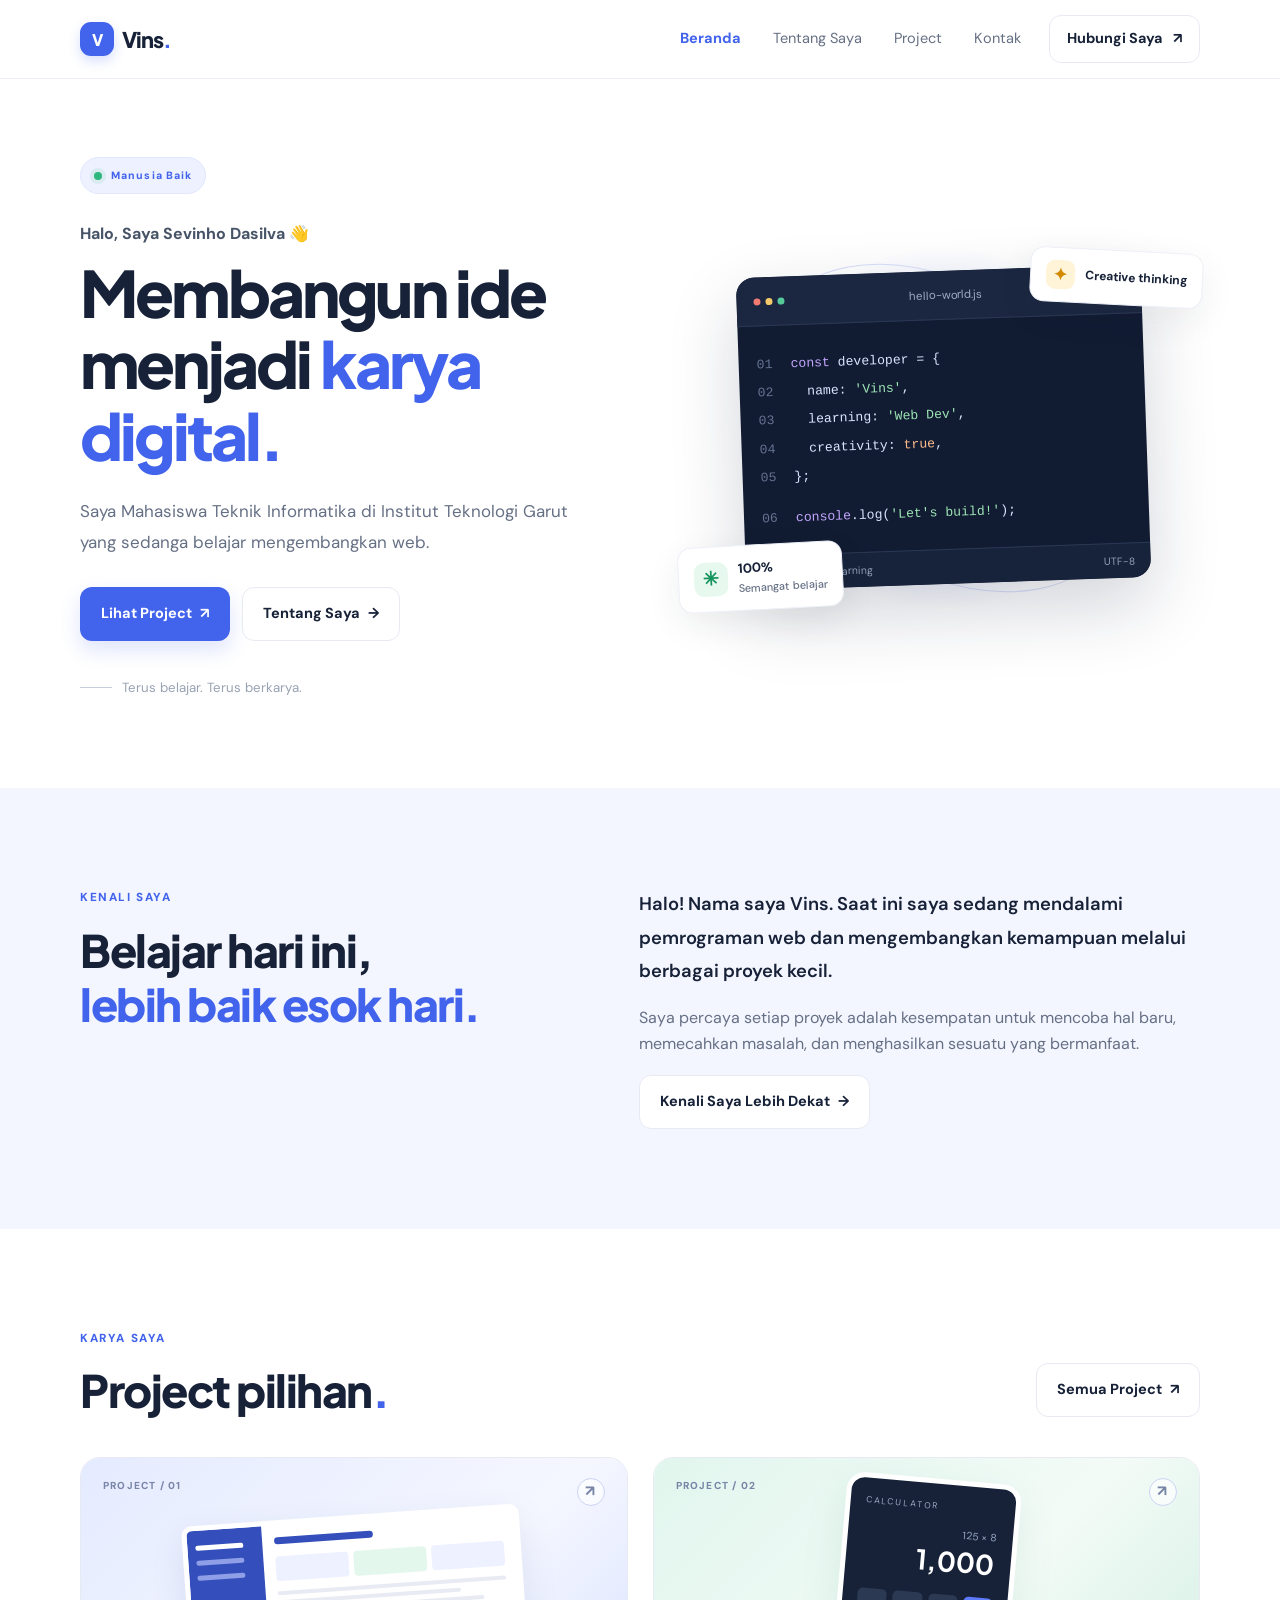
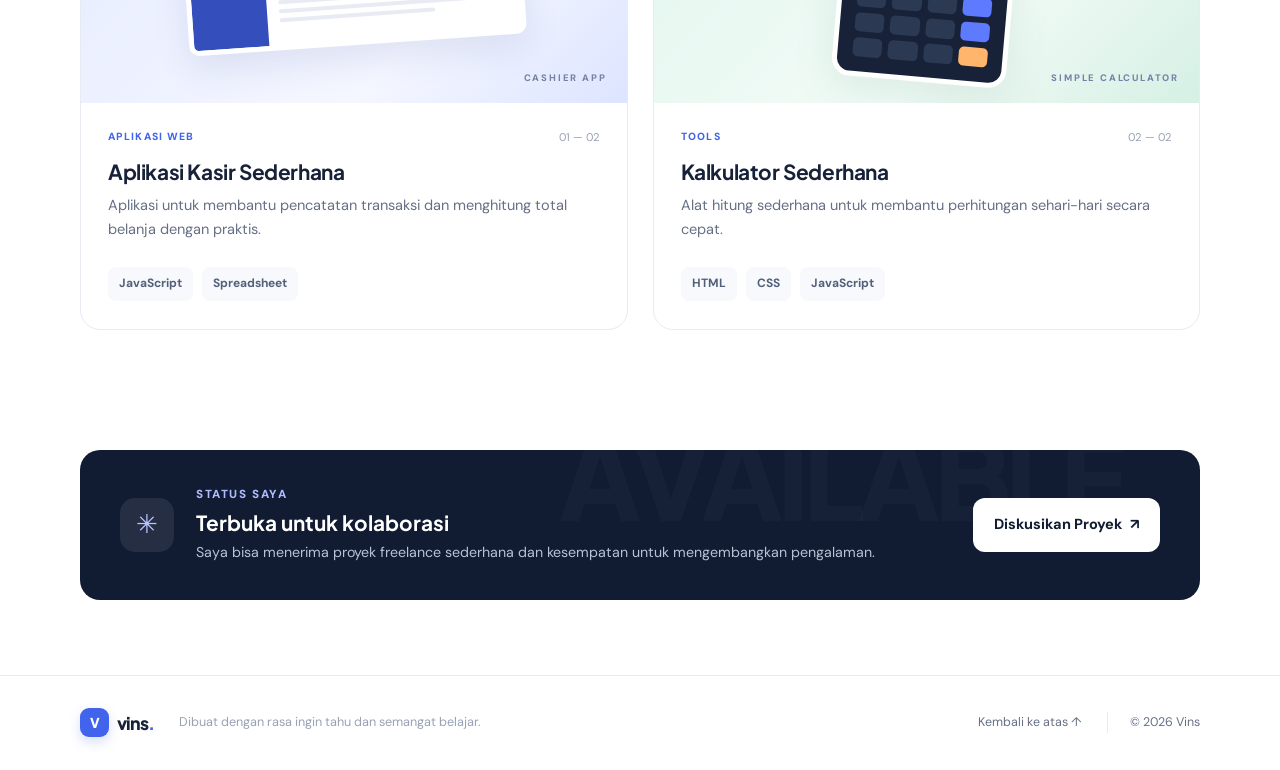
<file: index.html>
<!DOCTYPE html>
<html lang="id">
<head>
  <meta charset="UTF-8">
  <meta name="viewport" content="width=device-width, initial-scale=1.0">
  <meta name="description" content="Portofolio pribadi Vins — web developer pemula dan pembuat aplikasi sederhana.">
  <title>Beranda | Portofolio Sevinho Dasilva</title>
  <link rel="preconnect" href="https://fonts.googleapis.com">
  <link rel="preconnect" href="https://fonts.gstatic.com" crossorigin>
  <link href="https://fonts.googleapis.com/css2?family=DM+Sans:wght@400;500;600;700&family=Plus+Jakarta+Sans:wght@500;600;700;800&display=swap" rel="stylesheet">
  <link rel="stylesheet" href="style.css">
</head>
<body id="top">
<header class="site-header">
  <nav class="nav container" aria-label="Navigasi utama">
    <a class="brand" href="index.html"><span class="brand-mark">V</span> Vins<span class="brand-dot">.</span></a>
    <button class="menu-toggle" id="menuToggle" aria-label="Buka menu" aria-expanded="false">☰</button>
    <div class="nav-links" id="navLinks">
      <a class="active" href="index.html">Beranda</a>
      <a class="" href="tentang.html">Tentang Saya</a>
      <a class="" href="project.html">Project</a>
      <a class="" href="kontak.html">Kontak</a>
    </div>
    <a class="nav-cta" href="kontak.html">Hubungi Saya <span>↗</span></a>
  </nav>
</header>
<main>

<section class="hero section container" id="beranda">
  <div class="hero-copy reveal">
    <div class="eyebrow"><span class="status-dot"></span> Manusia Baik</div>
    <p class="hello">Halo, Saya Sevinho Dasilva 👋</p>
    <h1>Membangun ide menjadi <span>karya digital.</span></h1>
    <p class="hero-description">Saya Mahasiswa Teknik Informatika di Institut Teknologi Garut yang sedanga belajar mengembangkan web.</p>
    <div class="hero-actions"><a class="button button-primary" href="project.html">Lihat Project <span>↗</span></a><a class="button button-secondary" href="tentang.html">Tentang Saya <span>→</span></a></div>
    <div class="hero-note"><span class="note-line"></span> Terus belajar. Terus berkarya.</div>
  </div>
  <div class="hero-visual reveal" aria-label="Ilustrasi ruang kerja digital">
    <div class="visual-glow"></div><div class="floating-chip chip-top"><span class="chip-icon">✦</span> Creative thinking</div>
    <div class="code-window"><div class="window-top"><div class="window-dots"><i></i><i></i><i></i></div><span>hello-world.js</span><span class="window-menu">•••</span></div>
      <div class="code-content"><p><span class="line-no">01</span> <span class="code-purple">const</span> developer = {</p><p><span class="line-no">02</span> &nbsp; name: <span class="code-green">'Vins'</span>,</p><p><span class="line-no">03</span> &nbsp; learning: <span class="code-green">'Web Dev'</span>,</p><p><span class="line-no">04</span> &nbsp; creativity: <span class="code-orange">true</span>,</p><p><span class="line-no">05</span> };</p><p class="code-last"><span class="line-no">06</span> <span class="code-purple">console</span>.log(<span class="code-green">'Let's build!'</span>);</p></div>
      <div class="window-footer"><span><i></i> All systems learning</span><span>UTF-8</span></div>
    </div>
    <div class="floating-chip chip-bottom"><span class="sparkle">✳</span><span><b>100%</b><small>Semangat belajar</small></span></div><div class="visual-orbit orbit-one"></div><div class="visual-orbit orbit-two"></div>
  </div>
</section>
<section class="about section"><div class="container about-grid"><div class="section-heading reveal"><p class="section-kicker">KENALI SAYA</p><h2>Belajar hari ini,<br><span>lebih baik esok hari.</span></h2></div><div class="about-content reveal"><p class="large-copy">Halo! Nama saya Vins. Saat ini saya sedang mendalami pemrograman web dan mengembangkan kemampuan melalui berbagai proyek kecil.</p><p>Saya percaya setiap proyek adalah kesempatan untuk mencoba hal baru, memecahkan masalah, dan menghasilkan sesuatu yang bermanfaat.</p><a class="button button-secondary" href="tentang.html">Kenali Saya Lebih Dekat <span>→</span></a></div></div></section>
<section class="section projects-section"><div class="container"><div class="section-heading section-heading-row reveal"><div><p class="section-kicker">KARYA SAYA</p><h2>Project pilihan<span>.</span></h2></div><a class="button button-secondary" href="project.html">Semua Project <span>↗</span></a></div>
<div class="project-grid">
<article class="project-card reveal"><div class="project-art cashier-art"><div class="art-top"><span>PROJECT / 01</span><span class="art-symbol">↗</span></div><div class="cashier-ui"><div class="cashier-sidebar"><i></i><i></i><i></i></div><div class="cashier-main"><div class="cashier-title"></div><div class="cashier-stats"><i></i><i></i><i></i></div><div class="cashier-table"><b></b><b></b><b></b><b></b></div></div></div><span class="art-label">CASHIER APP</span></div><div class="project-info"><div class="project-meta"><span class="project-type">APLIKASI WEB</span><span class="project-number">01 — 02</span></div><h3>Aplikasi Kasir Sederhana</h3><p>Aplikasi untuk membantu pencatatan transaksi dan menghitung total belanja dengan praktis.</p><div class="tag-row"><span>JavaScript</span><span>Spreadsheet</span></div></div></article>
<article class="project-card reveal"><div class="project-art calculator-art"><div class="art-top"><span>PROJECT / 02</span><span class="art-symbol">↗</span></div><div class="calculator-ui"><div class="calc-label">CALCULATOR</div><div class="calc-display"><small>125 × 8</small><strong>1,000</strong></div><div class="calc-keys"><i></i><i></i><i></i><i class="key-blue"></i><i></i><i></i><i></i><i class="key-blue"></i><i></i><i></i><i></i><i class="key-orange"></i></div></div><span class="art-label">SIMPLE CALCULATOR</span></div><div class="project-info"><div class="project-meta"><span class="project-type">TOOLS</span><span class="project-number">02 — 02</span></div><h3>Kalkulator Sederhana</h3><p>Alat hitung sederhana untuk membantu perhitungan sehari-hari secara cepat.</p><div class="tag-row"><span>HTML</span><span>CSS</span><span>JavaScript</span></div></div></article></div></div></section>
<section class="availability-section"><div class="container availability-card reveal"><div class="availability-icon">✳</div><div class="availability-copy"><p class="section-kicker">STATUS SAYA</p><h2>Terbuka untuk kolaborasi</h2><p>Saya bisa menerima proyek freelance sederhana dan kesempatan untuk mengembangkan pengalaman.</p></div><a class="button button-light" href="kontak.html">Diskusikan Proyek <span>↗</span></a><span class="availability-decoration">AVAILABLE</span></div></section>

</main>
<footer class="footer"><div class="container footer-inner"><a class="brand footer-brand" href="index.html"><span class="brand-mark">V</span> vins<span class="brand-dot">.</span></a><p>Dibuat dengan rasa ingin tahu dan semangat belajar.</p><a href="#top" class="back-top">Kembali ke atas ↑</a><span class="copyright">© <span id="year"></span> Vins</span></div></footer>
<script src="script.js"></script>
</body>
</html>
</file>
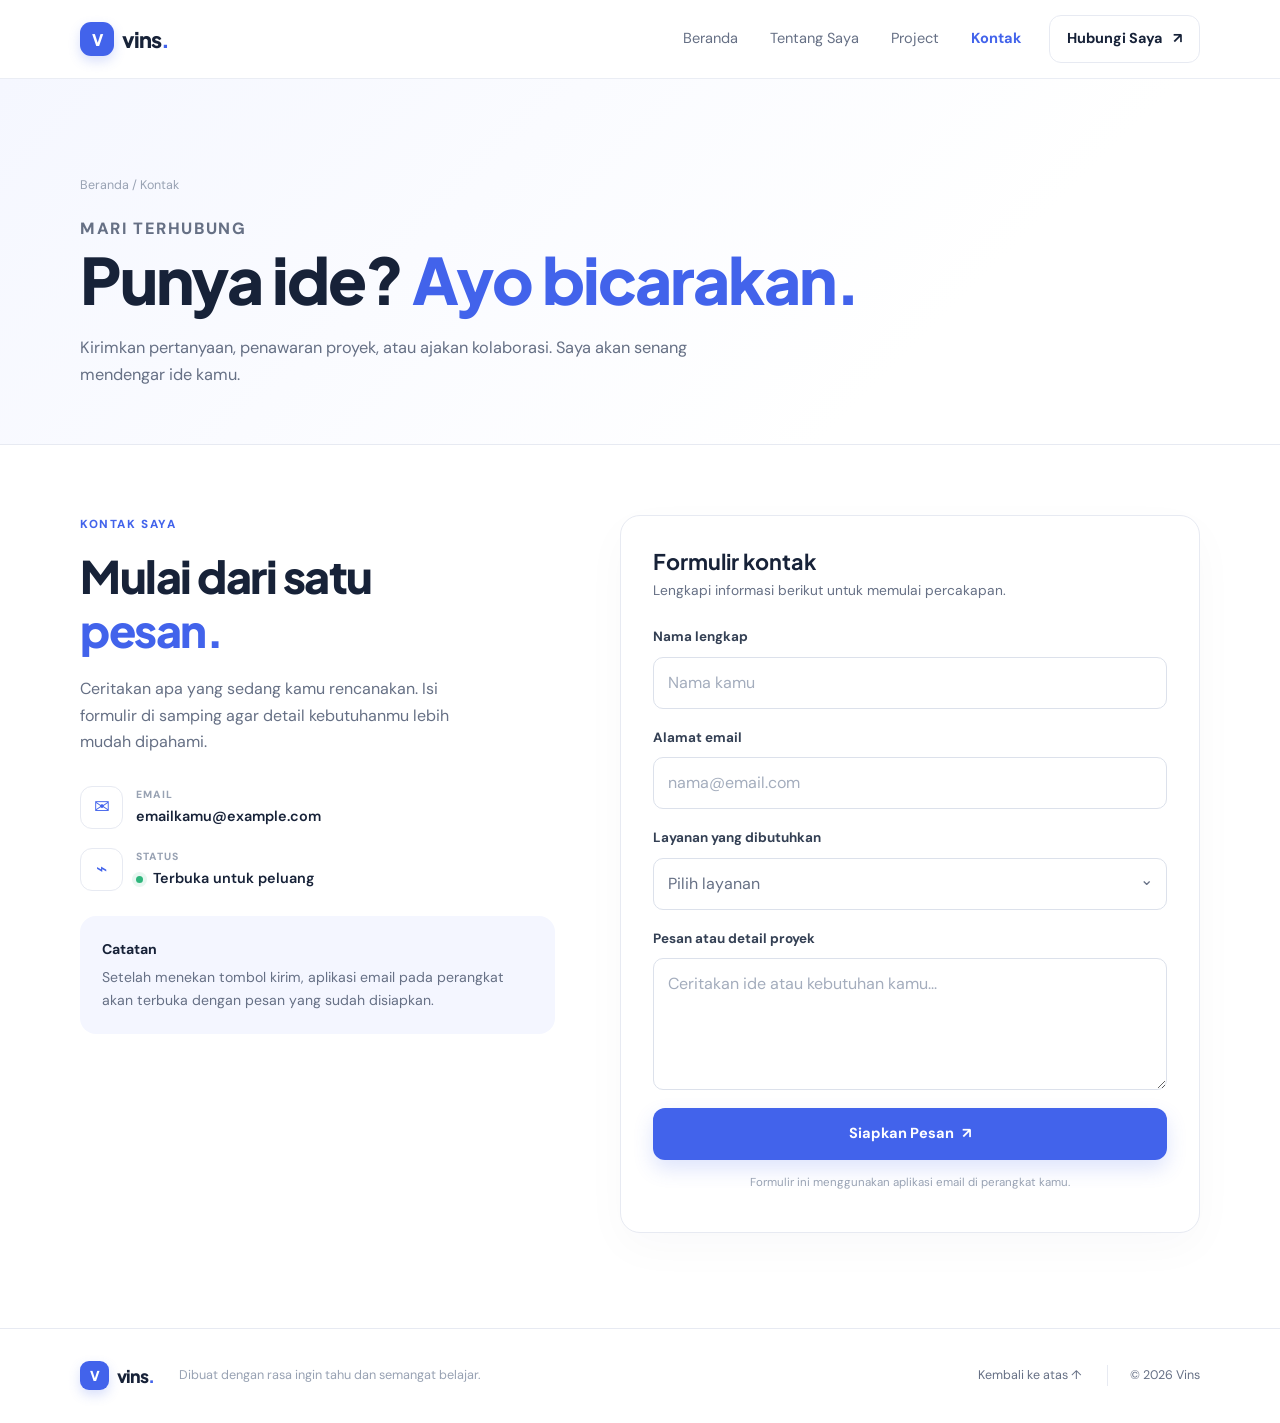
<file: kontak.html>
<!DOCTYPE html>
<html lang="id">
<head>
  <meta charset="UTF-8">
  <meta name="viewport" content="width=device-width, initial-scale=1.0">
  <meta name="description" content="Portofolio pribadi Vins — web developer pemula dan pembuat aplikasi sederhana.">
  <title>Kontak | Portofolio Vins</title>
  <link rel="preconnect" href="https://fonts.googleapis.com">
  <link rel="preconnect" href="https://fonts.gstatic.com" crossorigin>
  <link href="https://fonts.googleapis.com/css2?family=DM+Sans:wght@400;500;600;700&family=Plus+Jakarta+Sans:wght@500;600;700;800&display=swap" rel="stylesheet">
  <link rel="stylesheet" href="style.css">
</head>
<body id="top">
<header class="site-header">
  <nav class="nav container" aria-label="Navigasi utama">
    <a class="brand" href="index.html"><span class="brand-mark">V</span> vins<span class="brand-dot">.</span></a>
    <button class="menu-toggle" id="menuToggle" aria-label="Buka menu" aria-expanded="false">☰</button>
    <div class="nav-links" id="navLinks">
      <a class="" href="index.html">Beranda</a>
      <a class="" href="tentang.html">Tentang Saya</a>
      <a class="" href="project.html">Project</a>
      <a class="active" href="kontak.html">Kontak</a>
    </div>
    <a class="nav-cta" href="kontak.html">Hubungi Saya <span>↗</span></a>
  </nav>
</header>
<main>

<section class="page-hero"><div class="container reveal"><p class="breadcrumb">Beranda / Kontak</p><p class="section-kicker">MARI TERHUBUNG</p><h1>Punya ide? <span>Ayo bicarakan.</span></h1><p>Kirimkan pertanyaan, penawaran proyek, atau ajakan kolaborasi. Saya akan senang mendengar ide kamu.</p></div></section>
<section class="page-content"><div class="container contact-page-grid">
<div class="contact-intro reveal"><p class="section-kicker">KONTAK SAYA</p><h2>Mulai dari satu <span>pesan.</span></h2><p>Ceritakan apa yang sedang kamu rencanakan. Isi formulir di samping agar detail kebutuhanmu lebih mudah dipahami.</p><div class="contact-detail"><div class="contact-detail-icon">✉</div><div><small>EMAIL</small><p>emailkamu@example.com</p></div></div><div class="contact-detail"><div class="contact-detail-icon">⌁</div><div><small>STATUS</small><p><span class="status-dot"></span> Terbuka untuk peluang</p></div></div><div class="contact-side-card"><strong>Catatan</strong>Setelah menekan tombol kirim, aplikasi email pada perangkat akan terbuka dengan pesan yang sudah disiapkan.</div></div>
<form class="contact-form reveal" id="contactForm"><div class="form-heading"><h3>Formulir kontak</h3><p>Lengkapi informasi berikut untuk memulai percakapan.</p></div>
<div class="form-row"><label for="name">Nama lengkap</label><input id="name" name="name" type="text" placeholder="Nama kamu" required minlength="2"></div>
<div class="form-row"><label for="email">Alamat email</label><input id="email" name="email" type="email" placeholder="nama@email.com" required></div>
<div class="form-row"><label for="service">Layanan yang dibutuhkan</label><div class="select-wrap"><select id="service" name="service" required><option value="" disabled selected>Pilih layanan</option><option>Pembuatan website</option><option>Aplikasi sederhana</option><option>Perbaikan website</option><option>Kolaborasi proyek</option><option>Lainnya</option></select></div></div>
<div class="form-row"><label for="message">Pesan atau detail proyek</label><textarea id="message" name="message" rows="4" placeholder="Ceritakan ide atau kebutuhan kamu..." required minlength="5"></textarea></div>
<button class="button button-primary submit-button" type="submit">Siapkan Pesan <span>↗</span></button><p class="form-note">Formulir ini menggunakan aplikasi email di perangkat kamu.</p><p class="form-feedback" id="formFeedback" role="status"></p></form>
</div></section>

</main>
<footer class="footer"><div class="container footer-inner"><a class="brand footer-brand" href="index.html"><span class="brand-mark">V</span> vins<span class="brand-dot">.</span></a><p>Dibuat dengan rasa ingin tahu dan semangat belajar.</p><a href="#top" class="back-top">Kembali ke atas ↑</a><span class="copyright">© <span id="year"></span> Vins</span></div></footer>
<script src="script.js"></script>
</body>
</html>
</file>
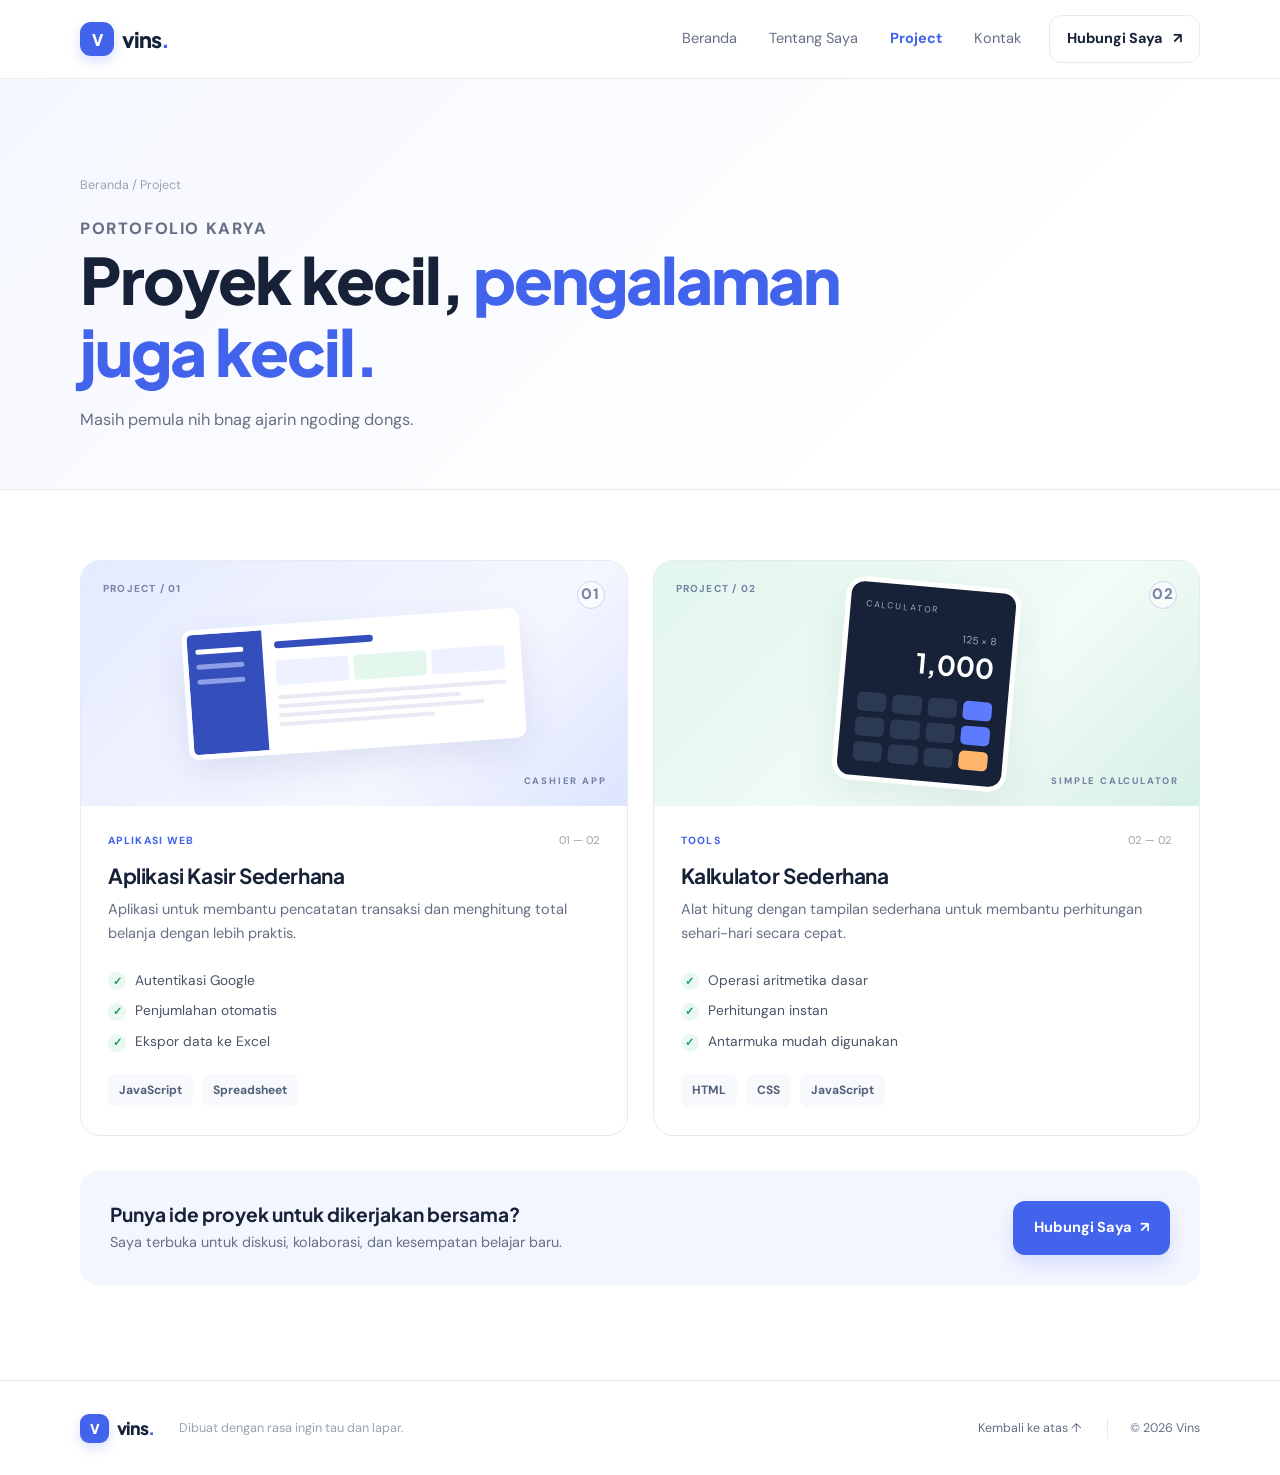
<file: project.html>
<!DOCTYPE html>
<html lang="id">
<head>
  <meta charset="UTF-8">
  <meta name="viewport" content="width=device-width, initial-scale=1.0">
  <meta name="description" content="Portofolio pribadi Vins — web developer pemula dan pembuat aplikasi sederhana.">
  <title>Project | Portofolio Vins</title>
  <link rel="preconnect" href="https://fonts.googleapis.com">
  <link rel="preconnect" href="https://fonts.gstatic.com" crossorigin>
  <link href="https://fonts.googleapis.com/css2?family=DM+Sans:wght@400;500;600;700&family=Plus+Jakarta+Sans:wght@500;600;700;800&display=swap" rel="stylesheet">
  <link rel="stylesheet" href="style.css">
</head>
<body id="top">
<header class="site-header">
  <nav class="nav container" aria-label="Navigasi utama">
    <a class="brand" href="index.html"><span class="brand-mark">V</span> vins<span class="brand-dot">.</span></a>
    <button class="menu-toggle" id="menuToggle" aria-label="Buka menu" aria-expanded="false">☰</button>
    <div class="nav-links" id="navLinks">
      <a class="" href="index.html">Beranda</a>
      <a class="" href="tentang.html">Tentang Saya</a>
      <a class="active" href="project.html">Project</a>
      <a class="" href="kontak.html">Kontak</a>
    </div>
    <a class="nav-cta" href="kontak.html">Hubungi Saya <span>↗</span></a>
  </nav>
</header>
<main>

<section class="page-hero"><div class="container reveal"><p class="breadcrumb">Beranda / Project</p><p class="section-kicker">PORTOFOLIO KARYA</p><h1>Proyek kecil, <span>pengalaman juga kecil.</span></h1><p>Masih pemula nih bnag ajarin ngoding dongs.</p></div></section>
<section class="page-content"><div class="container"><div class="project-page-grid">
<article class="project-card reveal"><div class="project-art cashier-art"><div class="art-top"><span>PROJECT / 01</span><span class="art-symbol">01</span></div><div class="cashier-ui"><div class="cashier-sidebar"><i></i><i></i><i></i></div><div class="cashier-main"><div class="cashier-title"></div><div class="cashier-stats"><i></i><i></i><i></i></div><div class="cashier-table"><b></b><b></b><b></b><b></b></div></div></div><span class="art-label">CASHIER APP</span></div><div class="project-info"><div class="project-meta"><span class="project-type">APLIKASI WEB</span><span class="project-number">01 — 02</span></div><h3>Aplikasi Kasir Sederhana</h3><p>Aplikasi untuk membantu pencatatan transaksi dan menghitung total belanja dengan lebih praktis.</p><ul class="feature-list"><li>Autentikasi Google</li><li>Penjumlahan otomatis</li><li>Ekspor data ke Excel</li></ul><div class="tag-row"><span>JavaScript</span><span>Spreadsheet</span></div></div></article>
<article class="project-card reveal"><div class="project-art calculator-art"><div class="art-top"><span>PROJECT / 02</span><span class="art-symbol">02</span></div><div class="calculator-ui"><div class="calc-label">CALCULATOR</div><div class="calc-display"><small>125 × 8</small><strong>1,000</strong></div><div class="calc-keys"><i></i><i></i><i></i><i class="key-blue"></i><i></i><i></i><i></i><i class="key-blue"></i><i></i><i></i><i></i><i class="key-orange"></i></div></div><span class="art-label">SIMPLE CALCULATOR</span></div><div class="project-info"><div class="project-meta"><span class="project-type">TOOLS</span><span class="project-number">02 — 02</span></div><h3>Kalkulator Sederhana</h3><p>Alat hitung dengan tampilan sederhana untuk membantu perhitungan sehari-hari secara cepat.</p><ul class="feature-list"><li>Operasi aritmetika dasar</li><li>Perhitungan instan</li><li>Antarmuka mudah digunakan</li></ul><div class="tag-row"><span>HTML</span><span>CSS</span><span>JavaScript</span></div></div></article>
</div><div class="project-cta reveal"><div><h3>Punya ide proyek untuk dikerjakan bersama?</h3><p>Saya terbuka untuk diskusi, kolaborasi, dan kesempatan belajar baru.</p></div><a class="button button-primary" href="kontak.html">Hubungi Saya <span>↗</span></a></div></div></section>

</main>
<footer class="footer"><div class="container footer-inner"><a class="brand footer-brand" href="index.html"><span class="brand-mark">V</span> vins<span class="brand-dot">.</span></a><p>Dibuat dengan rasa ingin tau dan lapar.</p><a href="#top" class="back-top">Kembali ke atas ↑</a><span class="copyright">© <span id="year"></span> Vins</span></div></footer>
<script src="script.js"></script>
</body>
</html>
</file>
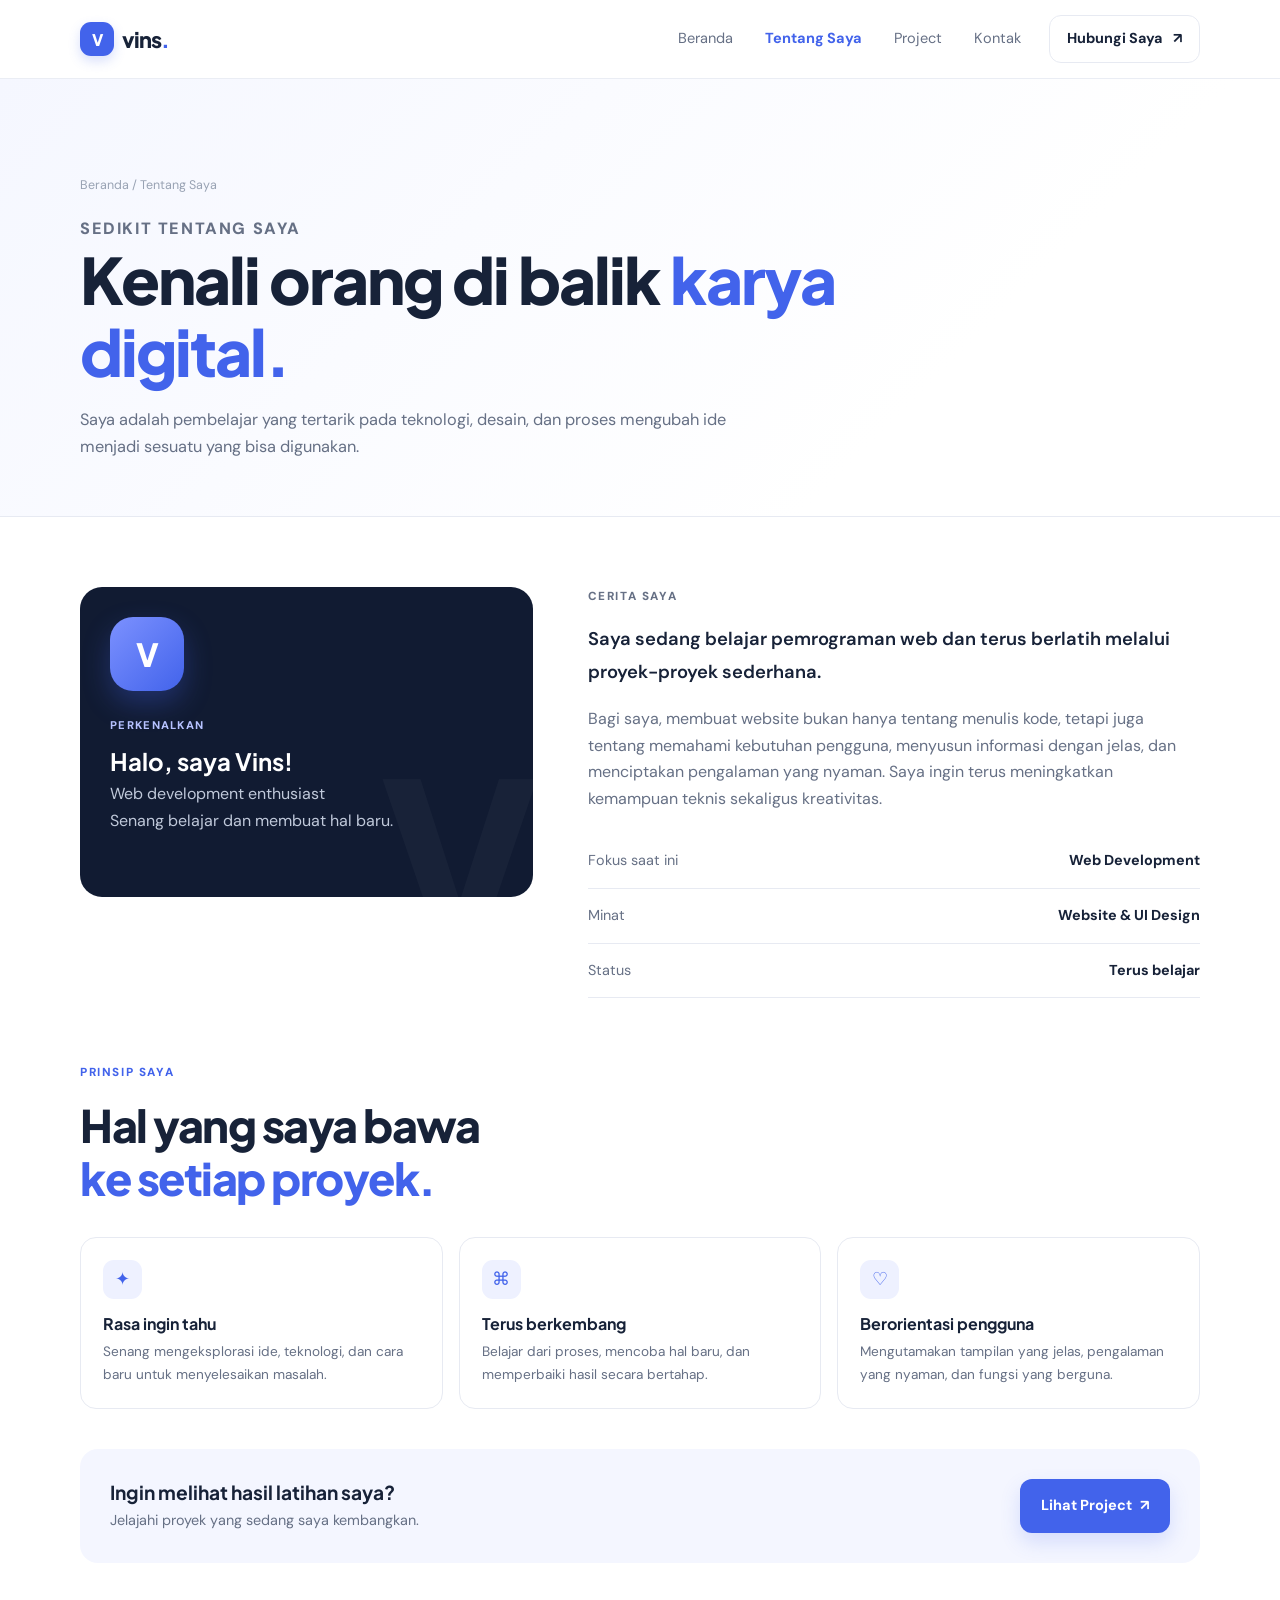
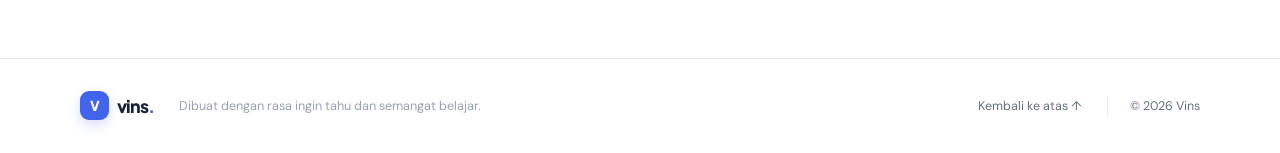
<file: tentang.html>
<!DOCTYPE html>
<html lang="id">
<head>
  <meta charset="UTF-8">
  <meta name="viewport" content="width=device-width, initial-scale=1.0">
  <meta name="description" content="Portofolio pribadi Vins — web developer pemula dan pembuat aplikasi sederhana.">
  <title>Tentang Saya | Portofolio Vins</title>
  <link rel="preconnect" href="https://fonts.googleapis.com">
  <link rel="preconnect" href="https://fonts.gstatic.com" crossorigin>
  <link href="https://fonts.googleapis.com/css2?family=DM+Sans:wght@400;500;600;700&family=Plus+Jakarta+Sans:wght@500;600;700;800&display=swap" rel="stylesheet">
  <link rel="stylesheet" href="style.css">
</head>
<body id="top">
<header class="site-header">
  <nav class="nav container" aria-label="Navigasi utama">
    <a class="brand" href="index.html"><span class="brand-mark">V</span> vins<span class="brand-dot">.</span></a>
    <button class="menu-toggle" id="menuToggle" aria-label="Buka menu" aria-expanded="false">☰</button>
    <div class="nav-links" id="navLinks">
      <a class="" href="index.html">Beranda</a>
      <a class="active" href="tentang.html">Tentang Saya</a>
      <a class="" href="project.html">Project</a>
      <a class="" href="kontak.html">Kontak</a>
    </div>
    <a class="nav-cta" href="kontak.html">Hubungi Saya <span>↗</span></a>
  </nav>
</header>
<main>

<section class="page-hero"><div class="container reveal"><p class="breadcrumb">Beranda / Tentang Saya</p><p class="section-kicker">SEDIKIT TENTANG SAYA</p><h1>Kenali orang di balik <span>karya digital.</span></h1><p>Saya adalah pembelajar yang tertarik pada teknologi, desain, dan proses mengubah ide menjadi sesuatu yang bisa digunakan.</p></div></section>
<section class="page-content"><div class="container">
<div class="about-detail-grid"><div class="profile-card reveal"><div class="profile-avatar">V</div><p class="profile-label">PERKENALKAN</p><h2>Halo, saya Vins!</h2><p>Web development enthusiast<br>Senang belajar dan membuat hal baru.</p></div>
<div class="about-content reveal"><p class="section-kicker">CERITA SAYA</p><p class="large-copy">Saya sedang belajar pemrograman web dan terus berlatih melalui proyek-proyek sederhana.</p><p>Bagi saya, membuat website bukan hanya tentang menulis kode, tetapi juga tentang memahami kebutuhan pengguna, menyusun informasi dengan jelas, dan menciptakan pengalaman yang nyaman. Saya ingin terus meningkatkan kemampuan teknis sekaligus kreativitas.</p><div class="info-list"><div class="info-row"><span>Fokus saat ini</span><strong>Web Development</strong></div><div class="info-row"><span>Minat</span><strong>Website & UI Design</strong></div><div class="info-row"><span>Status</span><strong>Terus belajar</strong></div></div></div></div>
<div class="section-heading reveal" style="margin-top:65px"><p class="section-kicker">PRINSIP SAYA</p><h2>Hal yang saya bawa<br><span>ke setiap proyek.</span></h2></div>
<div class="value-grid"><article class="value-card reveal"><div class="value-icon">✦</div><h3>Rasa ingin tahu</h3><p>Senang mengeksplorasi ide, teknologi, dan cara baru untuk menyelesaikan masalah.</p></article><article class="value-card reveal"><div class="value-icon">⌘</div><h3>Terus berkembang</h3><p>Belajar dari proses, mencoba hal baru, dan memperbaiki hasil secara bertahap.</p></article><article class="value-card reveal"><div class="value-icon">♡</div><h3>Berorientasi pengguna</h3><p>Mengutamakan tampilan yang jelas, pengalaman yang nyaman, dan fungsi yang berguna.</p></article></div>
<div class="project-cta reveal" style="margin-top:40px"><div><h3>Ingin melihat hasil latihan saya?</h3><p>Jelajahi proyek yang sedang saya kembangkan.</p></div><a class="button button-primary" href="project.html">Lihat Project <span>↗</span></a></div>
</div></section>

</main>
<footer class="footer"><div class="container footer-inner"><a class="brand footer-brand" href="index.html"><span class="brand-mark">V</span> vins<span class="brand-dot">.</span></a><p>Dibuat dengan rasa ingin tahu dan semangat belajar.</p><a href="#top" class="back-top">Kembali ke atas ↑</a><span class="copyright">© <span id="year"></span> Vins</span></div></footer>
<script src="script.js"></script>
</body>
</html>
</file>
<file: style.css>
:root {
    --ink: #172238;
    --muted: #667085;
    --blue: #4263eb;
    --blue-dark: #2949ce;
    --pale: #f4f6ff;
    --line: #e7eaf2;
    --white: #fff;
    --navy: #111b32;
    --green: #2fb67c;
    --font: 'DM Sans',sans-serif;
    --display: 'Plus Jakarta Sans',sans-serif;
}
* {
    box-sizing: border-box;
}
html {
    scroll-behavior: smooth;
    scroll-padding-top: 90px;
}
body {
    margin: 0;
    color: var(--ink);
    font-family: var(--font);
    line-height: 1.65;
    background: #fff;
}
a {
    color: inherit;
    text-decoration: none;
}
button,input,select,textarea {
    font: inherit;
}
.container {
    width: min(1120px,calc(100% - 48px));
    margin-inline: auto;
}
.site-header {
    position: sticky;
    top: 0;
    z-index: 20;
    background: rgba(255,255,255,.88);
    backdrop-filter: blur(18px);
    border-bottom: 1px solid rgba(231,234,242,.85);
}
.nav {
    height: 78px;
    display: flex;
    align-items: center;
    justify-content: space-between;
    gap: 28px;
}
.brand {
    font: 800 1.35rem var(--display);
    letter-spacing: -1px;
    display: inline-flex;
    align-items: center;
    gap: 8px;
}
.brand-mark {
    display: grid;
    place-items: center;
    width: 34px;
    height: 34px;
    border-radius: 11px;
    background: var(--blue);
    color: #fff;
    font-size: 1rem;
    box-shadow: 0 5px 12px #4263eb35;
}
.brand-dot {
    color: var(--blue);
    margin-left: -8px;
}
.nav-links {
    display: flex;
    align-items: center;
    gap: 32px;
    margin-left: auto;
}
.nav-links a {
    font-size: .91rem;
    color: #667085;
    transition: color .2s;
}
.nav-links a:hover,.nav-links a.active {
    color: var(--blue);
}
.nav-cta {
    padding: 11px 17px;
    border: 1px solid var(--line);
    border-radius: 12px;
    font-size: .9rem;
    font-weight: 700;
    transition: .2s;
}
.nav-cta:hover {
    border-color: var(--blue);
    color: var(--blue);
}
.nav-cta span,.button span {
    margin-left: 8px;
}
.menu-toggle {
    display: none;
    border: 0;
    background: transparent;
    font-size: 1.5rem;
    color: var(--ink);
}
.section {
    padding: 100px 0;
}
.hero {
    min-height: 620px;
    display: grid;
    grid-template-columns: 1.04fr .96fr;
    align-items: center;
    gap: 50px;
    padding-top: 78px;
    padding-bottom: 90px;
}
.eyebrow,.section-kicker {
    font-size: .73rem;
    font-weight: 800;
    letter-spacing: 1.6px;
    color: var(--blue);
}
.eyebrow {
    display: inline-flex;
    align-items: center;
    gap: 9px;
    background: #eef1ff;
    border: 1px solid #e2e7ff;
    border-radius: 999px;
    padding: 9px 13px;
    font-size: .66rem;
    letter-spacing: 1.1px;
}
.status-dot {
    display: inline-block;
    width: 8px;
    height: 8px;
    border-radius: 50%;
    background: var(--green);
    box-shadow: 0 0 0 4px #2fb67c1c;
}
.hello {
    font-weight: 700;
    margin: 27px 0 9px;
    color: #475467;
}
.hero h1 {
    font: 800 clamp(2.8rem,5vw,4.4rem)/1.12 var(--display);
    letter-spacing: -2.8px;
    margin: 0;
    max-width: 610px;
}
.hero h1 span,.section-heading h2 span,.contact-intro h2 span {
    color: var(--blue);
}
.hero-description {
    font-size: 1.06rem;
    color: var(--muted);
    max-width: 510px;
    margin: 24px 0 28px;
    line-height: 1.85;
}
.hero-actions {
    display: flex;
    gap: 12px;
    flex-wrap: wrap;
}
.button {
    display: inline-flex;
    align-items: center;
    justify-content: center;
    padding: 14px 20px;
    border-radius: 12px;
    font-weight: 700;
    font-size: .91rem;
    border: 1px solid transparent;
    cursor: pointer;
    transition: transform .2s,box-shadow .2s,background .2s;
}
.button:hover {
    transform: translateY(-2px);
}
.button-primary {
    color: #fff;
    background: var(--blue);
    box-shadow: 0 9px 20px #4263eb2c;
}
.button-primary:hover {
    background: var(--blue-dark);
    box-shadow: 0 12px 24px #4263eb3c;
}
.button-secondary {
    border-color: var(--line);
    background: #fff;
}
.button-secondary:hover {
    border-color: #b9c5ff;
    color: var(--blue);
}
.hero-note {
    display: flex;
    align-items: center;
    gap: 10px;
    margin-top: 36px;
    color: #98a2b3;
    font-size: .83rem;
}
.note-line {
    height: 1px;
    width: 32px;
    background: #c7cedb;
}
.hero-visual {
    min-height: 440px;
    position: relative;
    display: grid;
    place-items: center;
    isolation: isolate;
}
.visual-glow {
    position: absolute;
    width: 360px;
    height: 360px;
    border-radius: 50%;
    background: radial-gradient(circle,#dfe5ff 0%,#f2f4ff 53%,transparent 72%);
    z-index: -2;
}
.visual-orbit {
    position: absolute;
    border: 1px solid #d8defa;
    border-radius: 50%;
    z-index: -1;
}
.orbit-one {
    width: 420px;
    height: 250px;
    transform: rotate(-28deg);
}
.orbit-two {
    width: 410px;
    height: 280px;
    transform: rotate(35deg);
}
.code-window {
    width: min(100%,405px);
    border-radius: 18px;
    background: #111b32;
    color: #dbe5ff;
    box-shadow: 0 28px 70px #17223830;
    overflow: hidden;
    transform: rotate(-2deg);
    z-index: 1;
}
.window-top {
    height: 49px;
    display: flex;
    align-items: center;
    justify-content: space-between;
    padding: 0 17px;
    background: #1b2740;
    border-bottom: 1px solid #2b3854;
    color: #9eabc5;
    font-size: .72rem;
}
.window-dots {
    display: flex;
    gap: 5px;
}
.window-dots i {
    width: 7px;
    height: 7px;
    border-radius: 50%;
    background: #71809c;
}
.window-dots i:first-child {
    background: #f17b72;
}
.window-dots i:nth-child(2) {
    background: #f3c969;
}
.window-dots i:nth-child(3) {
    background: #56c99a;
}
.window-menu {
    letter-spacing: 2px;
}
.code-content {
    padding: 25px 18px 22px;
    font: .82rem/2.15 ui-monospace,SFMono-Regular,Consolas,monospace;
    white-space: nowrap;
}
.code-content p {
    margin: 0;
}
.line-no {
    display: inline-block;
    width: 26px;
    color: #657391;
    user-select: none;
}
.code-purple {
    color: #c4a7ff;
}
.code-green {
    color: #9de5b4;
}
.code-orange {
    color: #ffbd8c;
}
.code-last {
    margin-top: 13px!important;
}
.window-footer {
    height: 35px;
    background: #17233a;
    border-top: 1px solid #2b3854;
    display: flex;
    align-items: center;
    justify-content: space-between;
    padding: 0 16px;
    color: #94a1bb;
    font-size: .65rem;
}
.window-footer i {
    display: inline-block;
    width: 6px;
    height: 6px;
    border-radius: 50%;
    background: #42d392;
    margin-right: 6px;
}
.floating-chip {
    position: absolute;
    display: flex;
    align-items: center;
    gap: 10px;
    background: #fff;
    border: 1px solid #edf0f7;
    border-radius: 14px;
    padding: 12px 15px;
    box-shadow: 0 12px 35px #17223813;
    font-size: .76rem;
    font-weight: 700;
    z-index: 3;
}
.chip-top {
    top: 42px;
    right: -3px;
    transform: rotate(3deg);
}
.chip-icon {
    display: grid;
    place-items: center;
    background: #fff3d8;
    color: #d28a00;
    border-radius: 9px;
    width: 29px;
    height: 29px;
    font-size: 1.05rem;
}
.chip-bottom {
    bottom: 38px;
    left: -8px;
    transform: rotate(-3deg);
}
.sparkle {
    display: grid;
    place-items: center;
    background: #e7f8ef;
    color: #15945d;
    width: 34px;
    height: 34px;
    border-radius: 10px;
    font-size: 1.2rem;
}
.chip-bottom b,.chip-bottom small {
    display: block;
}
.chip-bottom b {
    font-size: .83rem;
}
.chip-bottom small {
    font-weight: 500;
    color: var(--muted);
    font-size: .68rem;
}
.about {
    background: var(--pale);
}
.about-grid {
    display: grid;
    grid-template-columns: .9fr 1.1fr;
    gap: 100px;
}
.section-kicker {
    margin: 0 0 15px;
}
.section-heading h2,.contact-intro h2 {
    font: 800 clamp(2rem,3.5vw,3rem)/1.2 var(--display);
    letter-spacing: -1.5px;
    margin: 0;
}
.about-content p {
    color: var(--muted);
    margin: 0 0 17px;
}
.about-content .large-copy {
    font-size: 1.15rem;
    color: var(--ink);
    font-weight: 600;
    line-height: 1.8;
}
.skill-list,.tag-row {
    display: flex;
    flex-wrap: wrap;
    gap: 9px;
    margin-top: 25px;
}
.skill-list span,.tag-row span {
    font-size: .75rem;
    font-weight: 700;
    border: 1px solid #dfe4f2;
    border-radius: 8px;
    padding: 7px 11px;
    background: #fff;
    color: #526079;
}
.projects-section {
    background: #fff;
}
.section-heading-row {
    display: flex;
    justify-content: space-between;
    align-items: end;
    gap: 35px;
    margin-bottom: 40px;
}
.heading-description {
    max-width: 365px;
    color: var(--muted);
    margin: 0 0 4px;
}
.project-grid {
    display: grid;
    grid-template-columns: repeat(2,minmax(0,1fr));
    gap: 25px;
}
.project-card {
    border: 1px solid var(--line);
    border-radius: 20px;
    overflow: hidden;
    background: #fff;
    transition: transform .25s,box-shadow .25s,border-color .25s;
}
.project-card:hover {
    transform: translateY(-5px);
    box-shadow: 0 20px 50px #1722380d;
    border-color: #d5dcfa;
}
.project-art {
    height: 245px;
    position: relative;
    overflow: hidden;
    display: flex;
    align-items: center;
    justify-content: center;
}
.cashier-art {
    background: linear-gradient(135deg,#e5ebff,#f5f7ff 65%,#dce4ff);
}
.calculator-art {
    background: linear-gradient(135deg,#e1f6ee,#f3fbf7 60%,#d5f0e5);
}
.art-top {
    position: absolute;
    top: 20px;
    left: 22px;
    right: 22px;
    display: flex;
    justify-content: space-between;
    font-size: .63rem;
    font-weight: 800;
    letter-spacing: 1.2px;
    color: #7885a7;
}
.art-symbol {
    display: grid;
    place-items: center;
    border: 1px solid #cbd4f4;
    background: #ffffffa6;
    width: 28px;
    height: 28px;
    border-radius: 50%;
    font-size: .95rem;
}
.art-label {
    position: absolute;
    bottom: 16px;
    right: 20px;
    font-size: .59rem;
    letter-spacing: 1.8px;
    font-weight: 800;
    color: #7582a4;
}
.cashier-ui {
    width: 62%;
    height: 130px;
    border: 5px solid #fff;
    border-radius: 10px;
    box-shadow: 0 14px 35px #2c438a1c;
    background: #fff;
    display: flex;
    overflow: hidden;
    transform: rotate(-4deg);
}
.cashier-sidebar {
    width: 23%;
    background: #344fbc;
    padding: 15px 8px;
    display: flex;
    flex-direction: column;
    gap: 10px;
}
.cashier-sidebar i {
    height: 5px;
    border-radius: 4px;
    background: #8e9fe7;
    width: 80%;
}
.cashier-sidebar i:first-child {
    background: #fff;
}
.cashier-main {
    flex: 1;
    padding: 12px;
}
.cashier-title {
    width: 43%;
    height: 7px;
    background: #344fbc;
    border-radius: 5px;
    margin-bottom: 12px;
}
.cashier-stats {
    display: flex;
    gap: 5px;
}
.cashier-stats i {
    height: 25px;
    flex: 1;
    background: #eef1ff;
    border-radius: 4px;
}
.cashier-stats i:nth-child(2) {
    background: #e4f7ed;
}
.cashier-table {
    margin-top: 10px;
    display: grid;
    gap: 5px;
}
.cashier-table b {
    height: 4px;
    background: #e8ebf3;
    border-radius: 4px;
}
.cashier-table b:nth-child(2) {
    width: 80%;
}
.cashier-table b:nth-child(3) {
    width: 90%;
}
.cashier-table b:nth-child(4) {
    width: 68%;
}
.calculator-ui {
    width: 175px;
    padding: 15px;
    background: #172238;
    border: 5px solid #fff;
    border-radius: 18px;
    box-shadow: 0 16px 40px #247b5a1b;
    transform: rotate(5deg);
}
.calc-label {
    color: #9ca9c2;
    font-size: .54rem;
    letter-spacing: 2px;
}
.calc-display {
    text-align: right;
    padding: 12px 2px 15px;
    color: #fff;
}
.calc-display small {
    display: block;
    color: #94a4c1;
    font-size: .66rem;
}
.calc-display strong {
    font: 700 1.7rem var(--display);
}
.calc-keys {
    display: grid;
    grid-template-columns: repeat(4,1fr);
    gap: 6px;
}
.calc-keys i {
    height: 19px;
    background: #2b3953;
    border-radius: 5px;
}
.calc-keys .key-blue {
    background: #5e7aff;
}
.calc-keys .key-orange {
    background: #ffb66c;
}
.project-info {
    padding: 25px 27px 28px;
}
.project-meta {
    display: flex;
    justify-content: space-between;
    align-items: center;
}
.project-type {
    font-size: .65rem;
    letter-spacing: 1.3px;
    color: var(--blue);
    font-weight: 800;
}
.project-number {
    font-size: .7rem;
    color: #98a2b3;
}
.project-info h3 {
    font: 700 1.3rem var(--display);
    letter-spacing: -.4px;
    margin: 12px 0 9px;
}
.project-info>p {
    color: var(--muted);
    font-size: .91rem;
    margin: 0;
    min-height: 52px;
}
.feature-list {
    list-style: none;
    margin: 19px 0 0;
    padding: 0;
    display: grid;
    gap: 8px;
    color: #475467;
    font-size: .86rem;
}
.feature-list li:before {
    content: "✓";
    display: inline-grid;
    place-items: center;
    width: 18px;
    height: 18px;
    border-radius: 50%;
    background: #e9f8f0;
    color: #17965f;
    font-size: .68rem;
    font-weight: 800;
    margin-right: 9px;
}
.tag-row {
    margin-top: 21px;
}
.tag-row span {
    background: #f8f9fc;
    border: 0;
}
.availability-section {
    padding: 20px 0 75px;
}
.availability-card {
    position: relative;
    overflow: hidden;
    display: flex;
    align-items: center;
    gap: 22px;
    padding: 35px 40px;
    border-radius: 20px;
    background: var(--navy);
    color: #fff;
}
.availability-icon {
    flex: 0 0 54px;
    height: 54px;
    display: grid;
    place-items: center;
    border-radius: 15px;
    background: #ffffff15;
    color: #b8c5ff;
    font-size: 1.6rem;
}
.availability-copy {
    flex: 1;
    z-index: 1;
}
.availability-copy .section-kicker {
    color: #aebcff;
    margin-bottom: 5px;
}
.availability-copy h2 {
    font: 700 1.3rem var(--display);
    margin: 0 0 5px;
}
.availability-copy>p:last-child {
    color: #b9c2d3;
    margin: 0;
    font-size: .89rem;
}
.button-light {
    background: #fff;
    color: var(--navy);
    white-space: nowrap;
    z-index: 1;
}
.button-light:hover {
    background: #edf0ff;
}
.availability-decoration {
    position: absolute;
    right: 80px;
    top: -45px;
    font: 800 7rem var(--display);
    letter-spacing: -6px;
    color: #ffffff06;
    pointer-events: none;
}
.contact-section {
    background: var(--pale);
}
.contact-grid {
    display: grid;
    grid-template-columns: .85fr 1.15fr;
    gap: 95px;
    align-items: start;
}
.contact-intro h2 {
    max-width: 420px;
}
.contact-intro>p:not(.section-kicker) {
    color: var(--muted);
    max-width: 390px;
    margin: 20px 0 30px;
}
.contact-detail {
    display: flex;
    align-items: center;
    gap: 13px;
    margin-top: 19px;
}
.contact-detail-icon {
    display: grid;
    place-items: center;
    width: 43px;
    height: 43px;
    background: #fff;
    border: 1px solid var(--line);
    border-radius: 12px;
    color: var(--blue);
    font-size: 1.2rem;
}
.contact-detail small {
    display: block;
    font-size: .65rem;
    letter-spacing: 1.2px;
    font-weight: 800;
    color: #98a2b3;
}
.contact-detail p {
    margin: 2px 0 0;
    font-weight: 600;
    font-size: .9rem;
}
.contact-detail .status-dot {
    width: 7px;
    height: 7px;
    margin-right: 6px;
}
.contact-form {
    padding: 32px;
    background: #fff;
    border: 1px solid var(--line);
    border-radius: 20px;
    box-shadow: 0 15px 45px #17223807;
}
.form-heading {
    margin-bottom: 25px;
}
.form-heading h3 {
    font: 700 1.35rem var(--display);
    margin: 0 0 4px;
}
.form-heading p {
    margin: 0;
    color: var(--muted);
    font-size: .86rem;
}
.form-row {
    display: grid;
    gap: 8px;
    margin-bottom: 18px;
}
.form-row label {
    font-size: .84rem;
    font-weight: 700;
    color: #344054;
}
.form-row input,.form-row select,.form-row textarea {
    width: 100%;
    border: 1px solid #dce1eb;
    background: #fff;
    color: var(--ink);
    border-radius: 10px;
    padding: 12px 14px;
    outline: none;
    transition: border .2s,box-shadow .2s;
}
.form-row input::placeholder,.form-row textarea::placeholder {
    color: #a4adbd;
}
.form-row input:focus,.form-row select:focus,.form-row textarea:focus {
    border-color: #8194ff;
    box-shadow: 0 0 0 4px #4263eb14;
}
.form-row textarea {
    resize: vertical;
    min-height: 110px;
}
.select-wrap {
    position: relative;
}
.select-wrap:after {
    content: "⌄";
    position: absolute;
    right: 14px;
    top: 9px;
    color: #667085;
    pointer-events: none;
}
.form-row select {
    appearance: none;
    color: #667085;
}
.form-row select:valid {
    color: var(--ink);
}
.submit-button {
    width: 100%;
    border: 0;
}
.form-note {
    font-size: .72rem;
    color: #98a2b3;
    text-align: center;
    margin: 13px 0 0;
}
.form-feedback {
    font-size: .82rem;
    color: var(--blue);
    margin: 8px 0 0;
    text-align: center;
}
.footer {
    border-top: 1px solid var(--line);
    background: #fff;
}
.footer-inner {
    min-height: 94px;
    display: flex;
    align-items: center;
    gap: 25px;
}
.footer-brand {
    font-size: 1.1rem;
}
.footer-brand .brand-mark {
    width: 29px;
    height: 29px;
    border-radius: 9px;
    font-size: .85rem;
}
.footer-inner>p {
    color: #98a2b3;
    font-size: .79rem;
    margin-right: auto;
}
.back-top,.copyright {
    font-size: .78rem;
    color: #667085;
}
.back-top:hover {
    color: var(--blue);
}
.copyright {
    padding-left: 22px;
    border-left: 1px solid var(--line);
}
.reveal {
    opacity: 0;
    transform: translateY(18px);
    transition: opacity .7s ease,transform .7s ease;
}
.reveal.visible {
    opacity: 1;
    transform: translateY(0);
}
@media(max-width:900px) {
    .nav {
        gap: 16px;
    }
    .nav-links {
        gap: 18px;
    }
    .nav-cta {
        display: none;
    }
    .hero {
        gap: 25px;
        grid-template-columns: 1fr  .9fr;
    }
    .hero h1 {
        font-size: 3.3rem;
    }
    .hero-visual {
        transform: scale(.9);
    }
    .about-grid,.contact-grid {
        gap: 50px;
    }
    .availability-card {
        padding: 30px;
    }
    .availability-decoration {
        right: 20px;
    }
    .project-info {
        padding: 23px;
    }
    .project-art {
        height: 220px;
    }
}
@media(max-width:700px) {
    .container {
        width: min(100% - 36px,520px);
    }
    .section {
        padding: 75px 0;
    }
    .nav {
        height: 68px;
    }
    .menu-toggle {
        display: block;
        order: 3;
    }
    .nav-links {
        display: none;
        position: absolute;
        top: 68px;
        left: 0;
        right: 0;
        background: #fff;
        padding: 12px 22px 20px;
        border-bottom: 1px solid var(--line);
        box-shadow: 0 15px 25px #1722380b;
        flex-direction: column;
        align-items: stretch;
        gap: 0;
    }
    .nav-links.open {
        display: flex;
    }
    .nav-links a {
        padding: 12px 0;
        border-bottom: 1px solid #f1f2f6;
    }
    .nav-links a:last-child {
        border: 0;
    }
    .hero {
        display: flex;
        flex-direction: column;
        align-items: stretch;
        gap: 20px;
        padding-top: 58px;
        padding-bottom: 55px;
        min-height: 0;
    }
    .hero h1 {
        font-size: clamp(2.65rem,12vw,3.65rem);
        letter-spacing: -2px;
    }
    .hero-description {
        font-size: .98rem;
    }
    .hero-visual {
        min-height: 370px;
        transform: none;
        margin: 0 -5px;
    }
    .visual-glow {
        width: 300px;
        height: 300px;
    }
    .orbit-one {
        width: 340px;
        height: 220px;
    }
    .orbit-two {
        width: 340px;
        height: 230px;
    }
    .code-window {
        width: min(100%,360px);
    }
    .code-content {
        font-size: .72rem;
        padding: 20px 12px;
    }
    .chip-top {
        right: 0;
        top: 15px;
    }
    .chip-bottom {
        left: 0;
        bottom: 20px;
    }
    .about-grid,.contact-grid {
        grid-template-columns: 1fr;
        gap: 28px;
    }
    .section-heading-row {
        align-items: start;
        flex-direction: column;
        gap: 15px;
        margin-bottom: 28px;
    }
    .heading-description {
        max-width: 100%;
    }
    .project-grid {
        grid-template-columns: 1fr;
        gap: 20px;
    }
    .project-art {
        height: 230px;
    }
    .project-info>p {
        min-height: 0;
    }
    .availability-section {
        padding: 0 0 55px;
    }
    .availability-card {
        align-items: flex-start;
        flex-wrap: wrap;
        gap: 15px;
        padding: 25px 22px;
    }
    .availability-icon {
        width: 45px;
        height: 45px;
        flex-basis: 45px;
    }
    .availability-copy {
        flex-basis: calc(100% - 65px);
    }
    .availability-copy h2 {
        font-size: 1.12rem;
    }
    .availability-copy>p:last-child {
        font-size: .82rem;
    }
    .button-light {
        margin-left: 60px;
    }
    .availability-decoration {
        font-size: 4rem;
        top: auto;
        bottom: -20px;
        right: -5px;
    }
    .contact-form {
        padding: 24px 19px;
    }
    .footer-inner {
        padding: 22px 0;
        flex-wrap: wrap;
        gap: 13px;
    }
    .footer-inner>p {
        order: 3;
        flex-basis: 100%;
        margin: 0;
    }
    .back-top {
        margin-left: auto;
    }
    .copyright {
        padding-left: 13px;
    }
}
@media(prefers-reduced-motion:reduce) {
    html {
        scroll-behavior: auto;
    }
    *,*:before,*:after {
        animation-duration: .01ms!important;
        transition-duration: .01ms!important;
    }
    .reveal {
        opacity: 1;
        transform: none;
    }
}
/* Multi-page additions */
.page-hero {
    padding: 76px 0 55px;
    background: linear-gradient(135deg,#f5f7ff 0%,#fff 72%);
    border-bottom: 1px solid var(--line);
}
.page-hero .breadcrumb {
    font-size: .78rem;
    color: #98a2b3;
    margin-bottom: 18px;
}
.page-hero h1 {
    font: 800 clamp(2.5rem,5vw,4rem)/1.13 var(--display);
    letter-spacing: -2px;
    margin: 0;
    max-width: 800px;
}
.page-hero h1 span {
    color: var(--blue);
}
.page-hero p {
    max-width: 650px;
    color: var(--muted);
    font-size: 1.02rem;
    margin: 20px 0 0;
}
.page-content {
    padding: 70px 0 95px;
}
.about-detail-grid {
    display: grid;
    grid-template-columns: .85fr 1.15fr;
    gap: 55px;
    align-items: start;
}
.profile-card {
    background: var(--navy);
    color: #fff;
    border-radius: 22px;
    padding: 30px;
    position: relative;
    overflow: hidden;
    min-height: 310px;
}
.profile-avatar {
    width: 74px;
    height: 74px;
    border-radius: 23px;
    background: linear-gradient(135deg,#7c91ff,#4263eb);
    display: grid;
    place-items: center;
    font: 800 2rem var(--display);
    box-shadow: 0 12px 28px #4263eb50;
    margin-bottom: 25px;
}
.profile-card h2 {
    font: 700 1.5rem var(--display);
    margin: 0 0 5px;
}
.profile-card p {
    color: #c0c9da;
    margin: 0;
}
.profile-card .profile-label {
    font-size: .7rem;
    letter-spacing: 1.3px;
    color: #b6c2ff;
    font-weight: 800;
    margin-bottom: 12px;
}
.profile-card:after {
    content: "V";
    position: absolute;
    right: -6px;
    bottom: -70px;
    font: 800 14rem var(--display);
    color: #ffffff08;
    line-height: 1;
}
.info-list {
    display: grid;
    gap: 0;
    margin-top: 22px;
}
.info-row {
    display: flex;
    justify-content: space-between;
    gap: 18px;
    padding: 15px 0;
    border-bottom: 1px solid var(--line);
    font-size: .9rem;
}
.info-row span:first-child {
    color: var(--muted);
}
.info-row strong {
    text-align: right;
}
.value-grid {
    display: grid;
    grid-template-columns: repeat(3,1fr);
    gap: 16px;
    margin-top: 32px;
}
.value-card {
    padding: 22px;
    border: 1px solid var(--line);
    border-radius: 16px;
    background: #fff;
}
.value-icon {
    width: 39px;
    height: 39px;
    display: grid;
    place-items: center;
    border-radius: 11px;
    background: #eef1ff;
    color: var(--blue);
    font-size: 1.1rem;
    margin-bottom: 14px;
}
.value-card h3 {
    font: 700 1rem var(--display);
    margin: 0 0 7px;
}
.value-card p {
    font-size: .85rem;
    color: var(--muted);
    margin: 0;
}
.project-page-grid {
    display: grid;
    grid-template-columns: repeat(2,minmax(0,1fr));
    gap: 25px;
}
.project-page-grid .project-card {
    height: 100%;
}
.project-cta {
    margin-top: 35px;
    padding: 30px;
    background: var(--pale);
    border-radius: 18px;
    display: flex;
    align-items: center;
    justify-content: space-between;
    gap: 20px;
}
.project-cta h3 {
    font: 700 1.2rem var(--display);
    margin: 0 0 5px;
}
.project-cta p {
    margin: 0;
    color: var(--muted);
    font-size: .9rem;
}
.contact-page-grid {
    display: grid;
    grid-template-columns: .9fr 1.1fr;
    gap: 65px;
    align-items: start;
}
.contact-side-card {
    margin-top: 25px;
    padding: 22px;
    border-radius: 16px;
    background: var(--pale);
    color: var(--muted);
    font-size: .88rem;
}
.contact-side-card strong {
    display: block;
    color: var(--ink);
    margin-bottom: 5px;
}
.nav-links a.active {
    font-weight: 700;
}
@media(max-width:700px) {
    .page-hero {
        padding: 55px 0 40px;
    }
    .page-content {
        padding: 48px 0 65px;
    }
    .about-detail-grid,.contact-page-grid {
        grid-template-columns: 1fr;
        gap: 30px;
    }
    .value-grid {
        grid-template-columns: 1fr;
    }
    .project-page-grid {
        grid-template-columns: 1fr;
    }
    .project-cta {
        align-items: flex-start;
        flex-direction: column;
    }
    .info-row {
        font-size: .84rem;
    }
}
</file>
